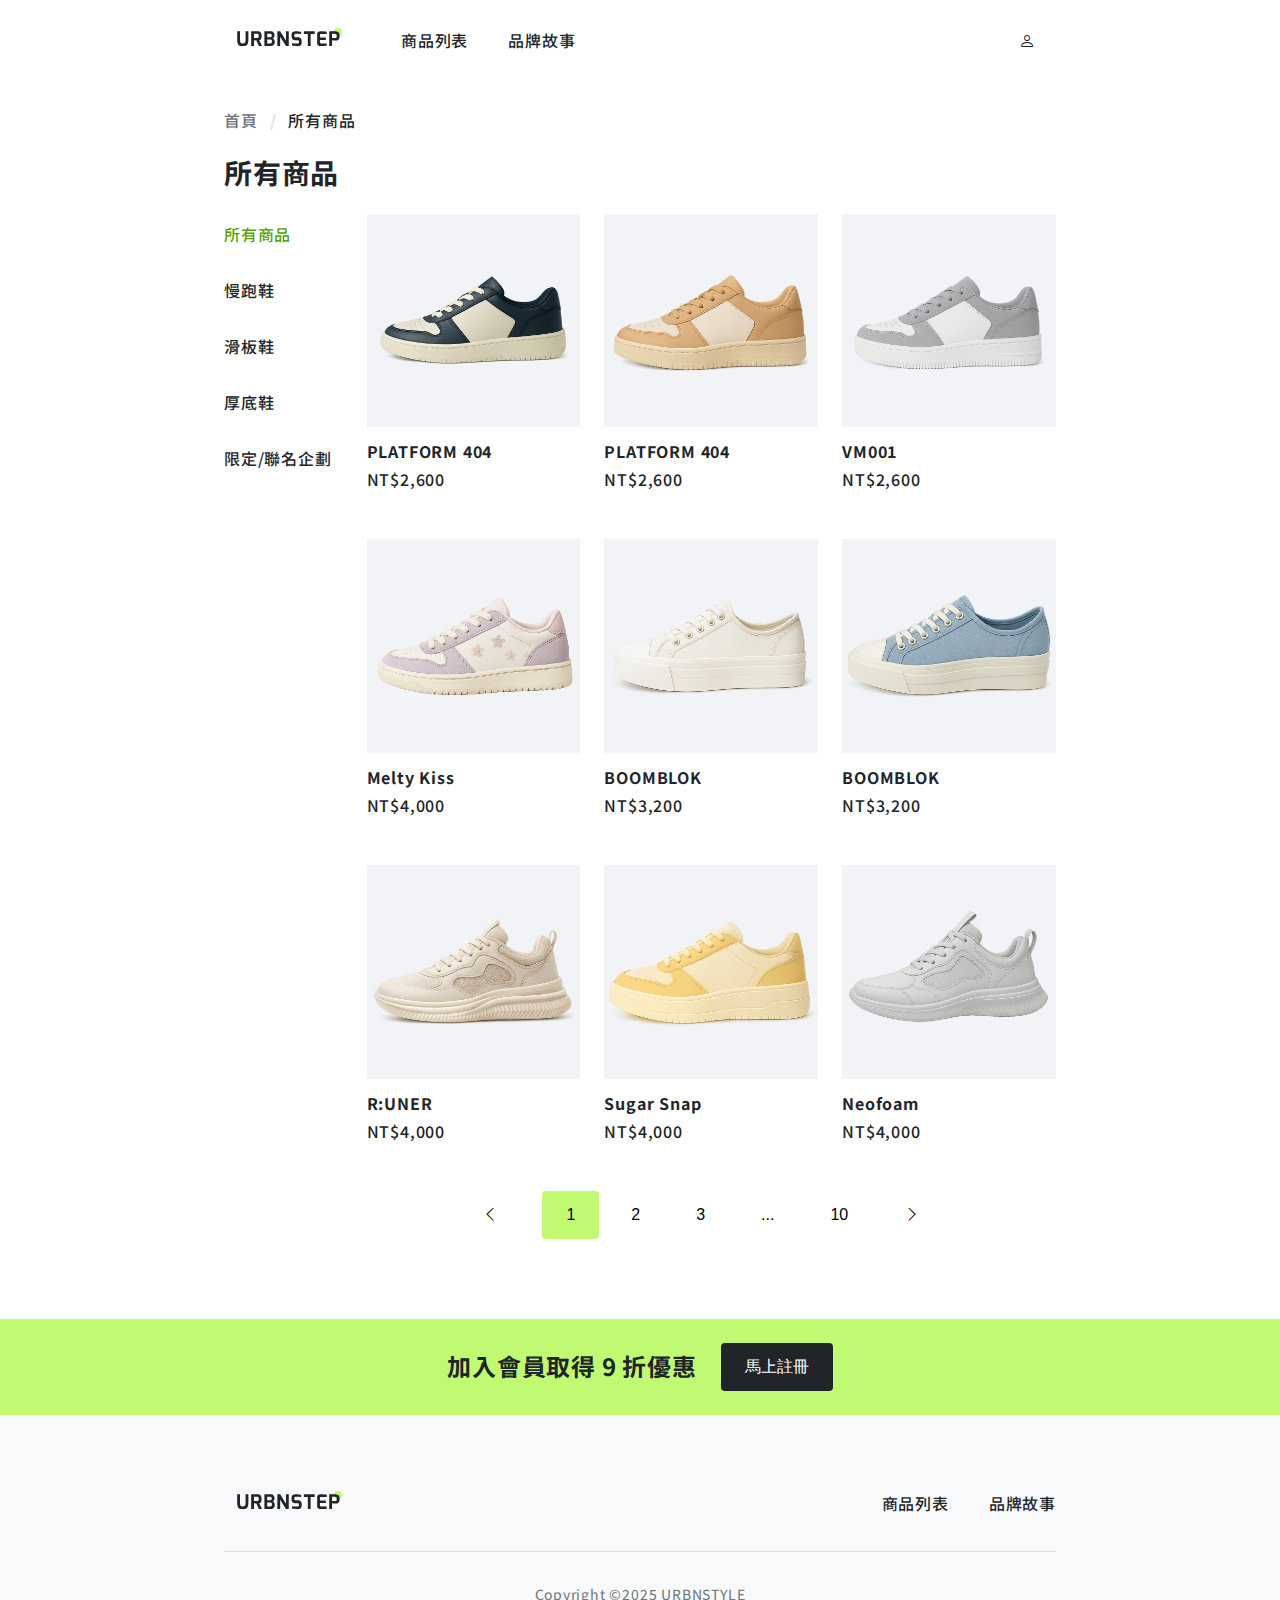
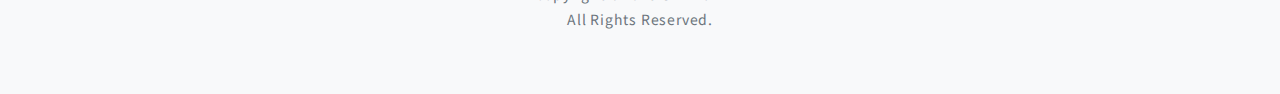
<file: index.html>
<!DOCTYPE html>
<html lang="en">
<head>
    <meta charset="UTF-8">
    <meta name="viewport" content="width=device-width, initial-scale=1.0">
    <link rel="stylesheet" href="https://cdn.jsdelivr.net/npm/bootstrap-icons@1.13.1/font/
bootstrap-icons.min.css">
    <link rel="stylesheet" href="CSS/all.css">
    <link rel="stylesheet" href="CSS/products.css">
    <title>URBNSTEP</title>
</head>
<body>


<nav class="container py-16 d-flex align-center justify-between">
    <ul class="d-flex align-center">
            <li class="me-48">
                <a href="index.html">
            <img class="img" src="img/logo.svg" alt="logo"></a></li>
            <li class="me-40">
                <a href="index.html" class="py-12">商品列表</a>
            </li>
            <li>
                <a href="story.html" class="py-12">品牌故事</a>
            </li>
    </ul>
<a href="#" class="p-12"><i class="bi bi-person"></i></a>

</nav>

<main class="container py-32 mb-48">
    <!--breadcrumb-->
    <nav class="mb-24">
    <ol class="d-flex">
        <li class="breadcrumb-item" ><a href="index.html" class="breadcrumb-link">首頁</a></li>
        <li class="breadcrumb-item">所有商品</li> 
    </ol>
    </nav>
    <h1 class="h3 mb-24">所有商品</h1>
    <div class="row">
        <div class="col-2">
            <nav>
<!--category-->
<ul class="category">
    <li class="mb-16"><a href="#" class="py-8 active">所有商品</a></li>
    <li class="mb-16"><a href="#" class="py-8">慢跑鞋</a></li>
    <li class="mb-16"><a href="#" class="py-8">滑板鞋</a></li>
    <li class="mb-16"><a href="#" class="py-8">厚底鞋</a></li>
    <li class="mb-16"><a href="#" class="py-8">限定/聯名企劃</a></li>
    
</ul>
            </nav>
        </div>
        <div class="col-10"> 
       <!--col-10問題!!-->     
<div class="row">
    <div class="col-4">
        <div class="mb-48">
            <a href="product.html">
                <img class="img mb-12" src="img/product.png" width="342.67px" alt="product1">
                <h2 class="h6 mb-4">PLATFORM 404</h2>
                <p>NT$2,600</p>
            </a>
        </div>
       </div>
    <div class="col-4">
        <div class="mb-48">
            <a href="product.html">
                <img class="img mb-12" src="img/product-1.png" width="342.67px" alt="product1">
                <h2 class="h6 mb-4">PLATFORM 404</h2>
                <p>NT$2,600</p>
            </a>
        </div>
       </div>
    <div class="col-4">
        <div class="mb-48">
            <a href="product.html">
                <img class="img mb-12" src="img/product-2.png" width="342.67px" alt="product1">
                <h2 class="h6 mb-4">VM001</h2>
                <p>NT$2,600</p>
            </a>
        </div>
       </div>
           <div class="col-4">
        <div class="mb-48">
            <a href="product.html">
                <img class="img mb-12" src="img/product-3.png" width="342.67px" alt="product1">
                <h2 class="h6 mb-4">Melty Kiss</h2>
                <p>NT$4,000</p>
            </a>
        </div>
       </div>
           <div class="col-4">
        <div class="mb-48">
            <a href="product.html">
                <img class="img mb-12" src="img/product-4.png" width="342.67px" alt="product1">
                <h2 class="h6 mb-4">BOOMBLOK</h2>
                <p>NT$3,200</p>
            </a>
        </div>
       </div>
           <div class="col-4">
        <div class="mb-48">
            <a href="product.html">
                <img class="img mb-12" src="img/product-5.png" width="342.67px" alt="product1">
                <h2 class="h6 mb-4">BOOMBLOK</h2>
                <p>NT$3,200</p>
            </a>
        </div>
       </div>
           <div class="col-4">
        <div class="mb-48">
            <a href="product.html">
                <img class="img mb-12" src="img/product-6.png" width="342.67px" alt="product1">
                <h2 class="h6 mb-4">R:UNER</h2>
                <p>NT$4,000</p>
            </a>
        </div>
       </div>
           <div class="col-4">
        <div class="mb-48">
            <a href="product.html">
                <img class="img mb-12" src="img/product-7.png" width="342.67px" alt="product1">
                <h2 class="h6 mb-4">Sugar Snap</h2>
                <p>NT$4,000</p>
            </a>
        </div>
       </div>
           <div class="col-4">
        <div class="mb-48">
            <a href="product.html">
                <img class="img mb-12" src="img/product-8.png" width="342.67px" alt="product1">
                <h2 class="h6 mb-4">Neofoam</h2>
                <p>NT$4,000</p>
            </a>
        </div>
       </div>
</div>

<!--pagination-->
<ul class="d-flex justify-center align-center">
    <li class="me-12 page-item"><button type="button disable" class="btn"><i class="bi bi-chevron-left"></i></button>
    </li>
<li class="me-8 page-item "><button type="button" class="btn active">1</button>
    </li>
<li class="me-8 page-item"><button type="button" class="btn">2</button>
    </li>
<li class="me-8 page-item"><button type="button" class="btn">3</button>
    </li>
<li class="me-8 page-item"><button type="button" class="btn">...</button>
    </li>
<li class="me-8 page-item"><button type="button" class="btn">10</button>
    </li>
<li class="me-12 page-item"><button type="button" class="btn"><i class="bi bi-chevron-right"></i></button>
    </li>

</ul>
</main>


<div class="bg-primary-200 py-24 d-flex justify-center align-center">
    <p class="h4 me-24">加入會員取得 9 折優惠</p><button type="button" class="btn btn-dark">馬上註冊</button>
</div>


<div class="footer-bg">
<footer class="container">
    <nav class="d-flex align-center justify-between pb-24 pt-64 border-b">
        <a href="#"><img src="img/logo.svg" alt="LOGO" class="img"></a>    
        <ul class="d-flex align-center justify-between" >
             <li><a href="#" class="py-12 me-40">商品列表</a></li>
            <li><a href="story.html" class="py-12">品牌故事</a></li>
                    </ul>
    </nav>
    <div class="copyright pb-64 pt-32">
        <div class="justify-center">
        <p class="mb-4">Copyright ©2025 URBNSTYLE</p>
        <p>All Rights Reserved.</p>
            </div>
    </div>

</footer>
</div>




</body>
</html>
</file>
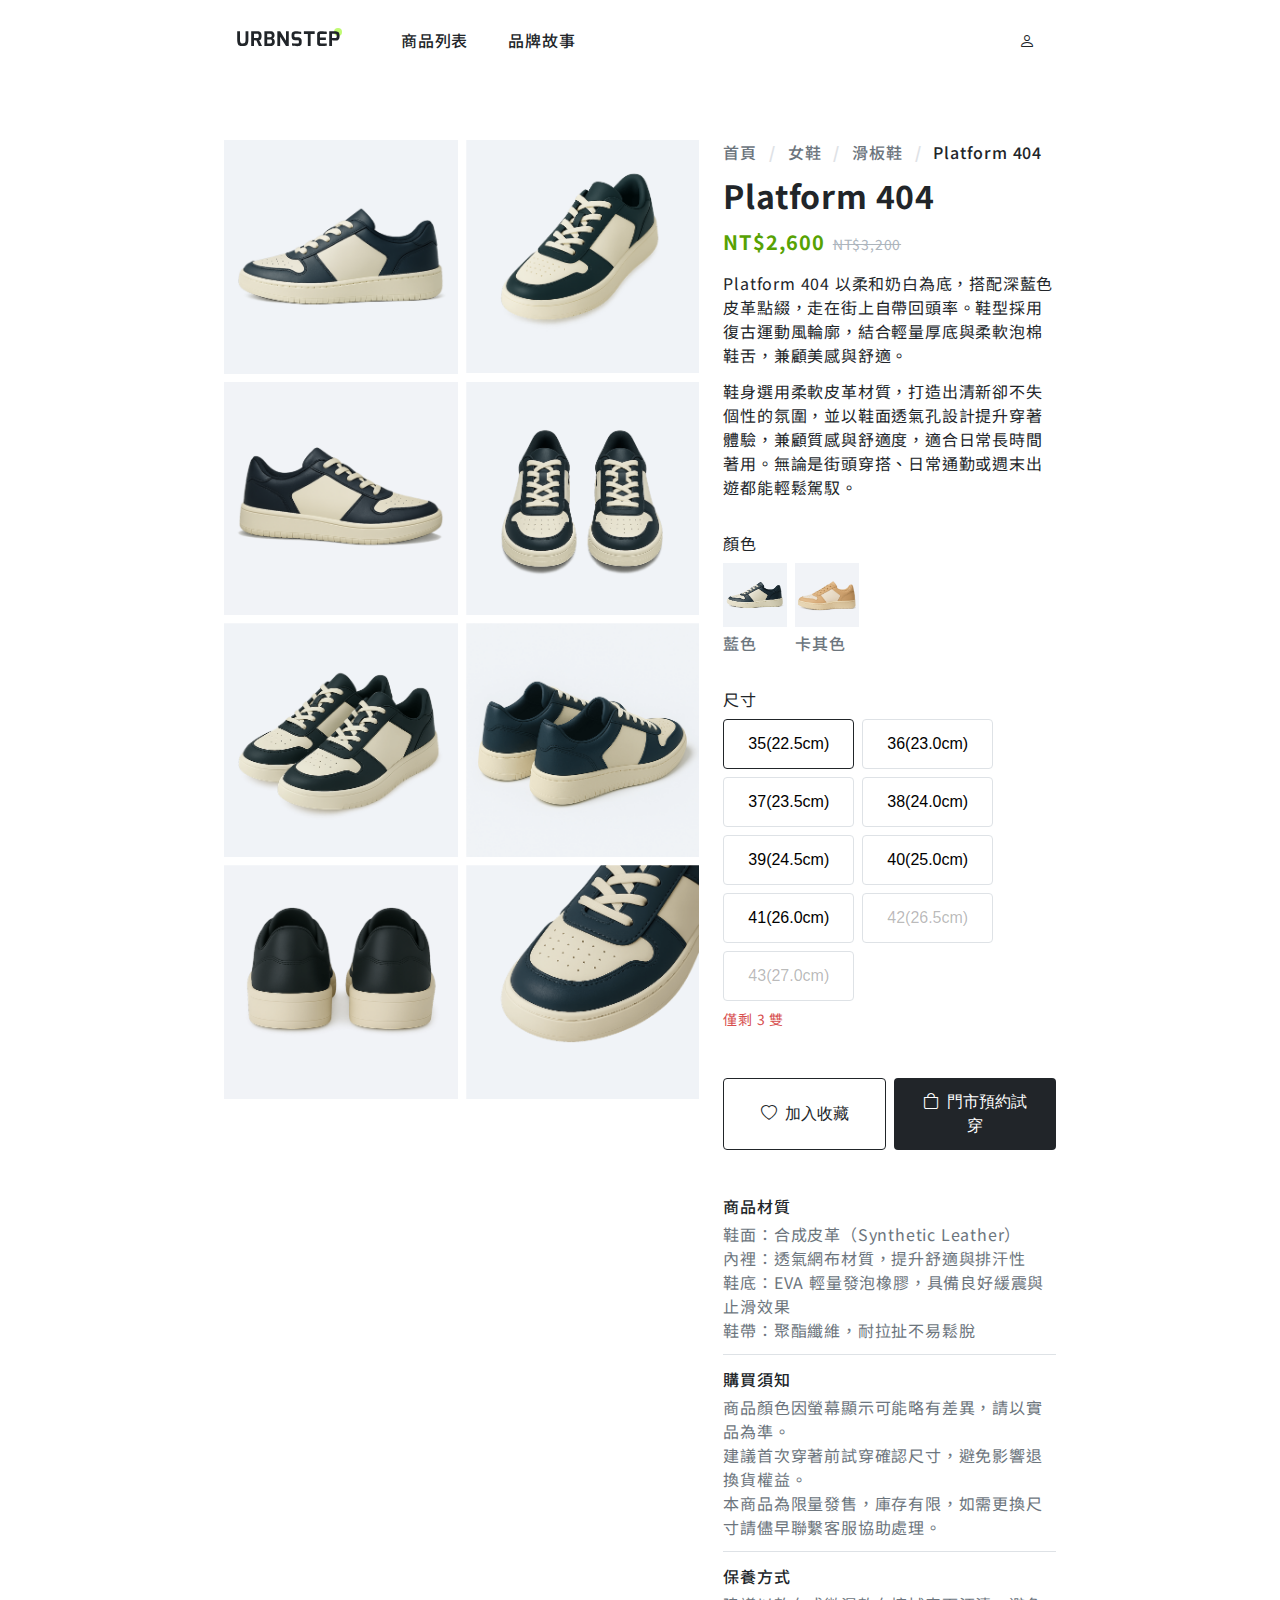
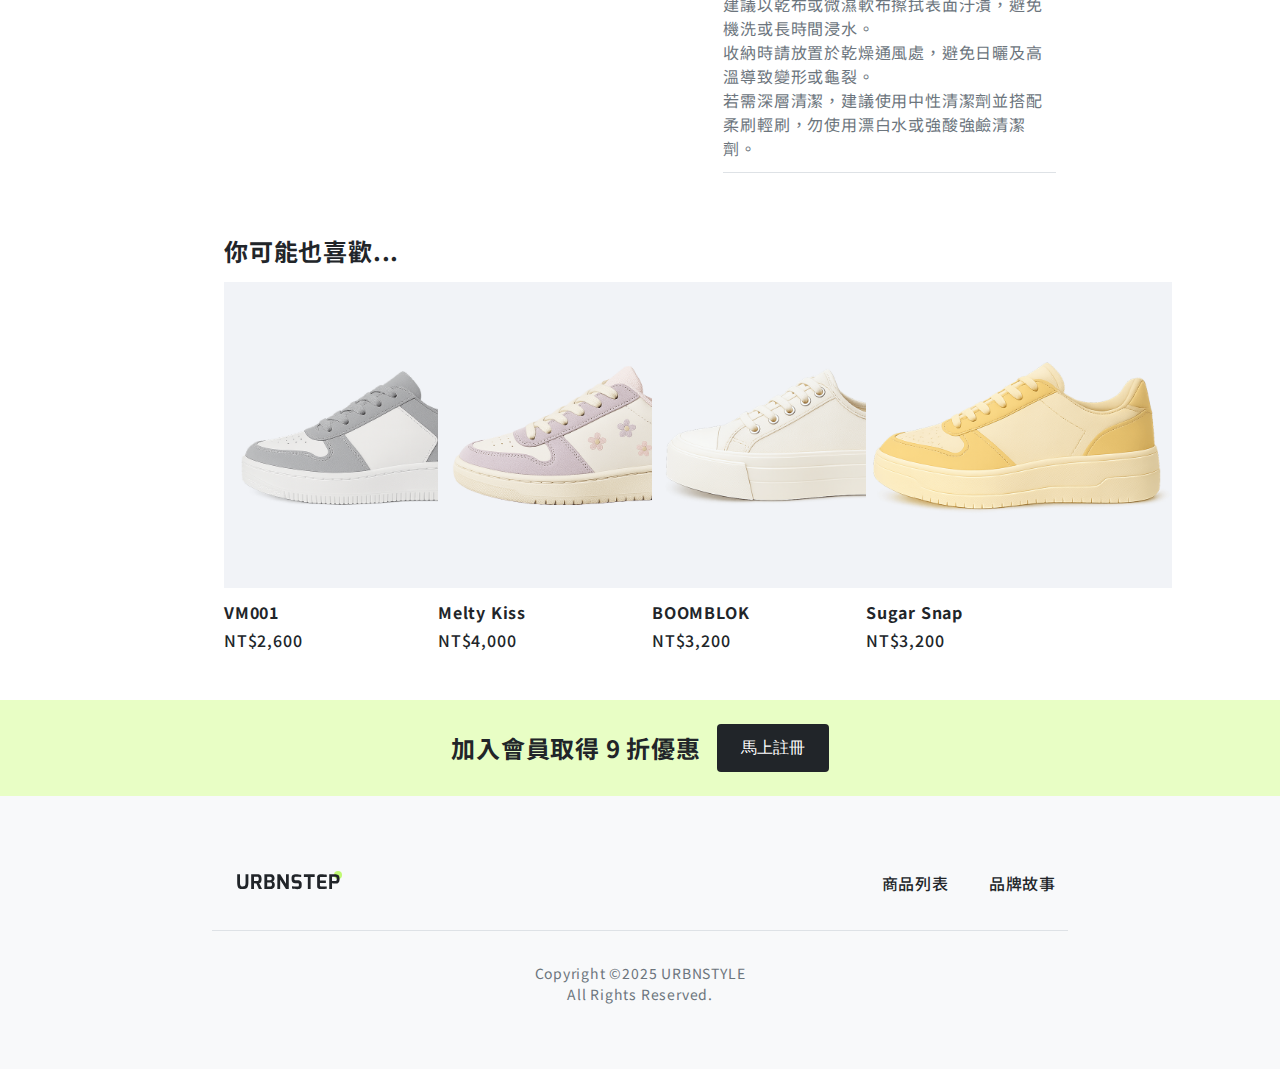
<file: product.html>
<!DOCTYPE html>
<html lang="en">
<head>
    <meta charset="UTF-8">
    <meta name="viewport" content="width=device-width, initial-scale=1.0">
    <link rel="stylesheet" href="https://cdn.jsdelivr.net/npm/bootstrap-icons@1.13.1/font/
bootstrap-icons.min.css">
    <link rel="stylesheet" href="CSS/all.css">
    <link rel="stylesheet" href="CSS/product.css">

    <title>product</title>
</head>
<body>
<nav class="container py-16 d-flex align-center justify-between">
    <ul class="d-flex align-center">
            <li class="me-48">
                <a href="products.html">
            <img class="img" src="img/logo.svg" alt="logo"></a></li>
            <li class="me-40">
                <a href="products.html" class="py-12">商品列表</a>
            </li>
            <li>
                <a href="story.html" class="py-12">品牌故事</a>
            </li>
    </ul>
<a href="#" class="p-12"><i class="bi bi-person"></i></a>

</nav>
<main>
<div class="container">
    <div class="row py-64">
        <!---product-->
        <div class="col-7">
            <div class="product-row">
                <div class="product-col mb-8 ">
                    <img src="img/image.png" alt="商品圖片1" width="369px" class="img">
            
                </div>
            <div class="product-col mb-8 ">
                    <img src="img/image-1.png" alt="商品圖片1" width="369px" class="img">
                </div>
                <div class="product-col mb-8 ">
                    <img src="img/image-2.png" alt="商品圖片1" width="369px" class="img">
                </div>
                <div class="product-col mb-8 ">
                    <img src="img/image-3.png" alt="商品圖片1" width="369px" class="img">
                </div>
                <div class="product-col mb-8 ">
                    <img src="img/image-4.png" alt="商品圖片1" width="369px" class="img">
                </div>
                <div class="product-col mb-8 ">
                    <img src="img/image-5.png" alt="商品圖片1" width="369px" class="img">
                </div>
                 <div class="product-col">
                    <img src="img/image-6.png" alt="商品圖片1" width="369px" class="img">
                </div>
                 <div class="product-col">
                    <img src="img/image-7.png" alt="商品圖片1" width="369px" class="img">
                </div>
    </div>
</div>
    <!---text-->
        <div class="col-5">
<nav class="mb-12">
        <ol class="d-flex">
        <li class="breadcrumb-item" ><a href="products.html" class="breadcrumb-link">首頁</a></li>
        <li class="breadcrumb-item" ><a href="products.html" class="breadcrumb-link">女鞋</a></li>
        <li class="breadcrumb-item" ><a href="products.html" class="breadcrumb-link">滑板鞋</a></li>

        <li class="breadcrumb-item">Platform 404</li> 
    </ol>
    </nav>
    <div>
<h1 class="h2 mb-16">
    Platform 404
</h1>
<div class="mb-32">
<p class="h5 text-primary-400 mb-16">NT$2,600<del class="del-price">NT$3,200</del></p> 
<p class="mb-12">Platform 404 以柔和奶白為底，搭配深藍色皮革點綴，走在街上自帶回頭率。鞋型採用復古運動風輪廓，結合輕量厚底與柔軟泡棉鞋舌，兼顧美感與舒適。</p>
<p>鞋身選用柔軟皮革材質，打造出清新卻不失個性的氛圍，並以鞋面透氣孔設計提升穿著體驗，兼顧質感與舒適度，適合日常長時間著用。無論是街頭穿搭、日常通勤或週末出遊都能輕鬆駕馭。</p>
</div>
<!---product color-->
<h3 class="mb-8">顏色</h3>
<div class="d-flex product-color mb-32">
    <div>
    <img src="img/image.png" alt="blue" width="64" class="mb-4 me-8">
    <p>藍色</p>
</div>
 <div>
    <img src="img/product-1.png" alt="blue" width="64" class="mb-4">
    <p>卡其色</p>
</div>
</div>

<div class="mb-48">
<h3 class="mb-8">尺寸</h3>
<div class="d-flex flex-wrap gap-8 mb-8">
<button type="button" class="btn btn-product-size1 active">35(22.5cm)</button>
<button type="button" class="btn btn-product-size1">36(23.0cm)</button>
<button type="button" class="btn btn-product-size1">37(23.5cm)</button>
<button type="button" class="btn btn-product-size1">38(24.0cm)</button>
<button type="button" class="btn btn-product-size1">39(24.5cm)</button>
<button type="button" class="btn btn-product-size1" >40(25.0cm)</button>
<button type="button" class="btn btn-product-size1">41(26.0cm)</button>
<button type="button" class="btn btn-product-size1" disabled>42(26.5cm)</button>
<button type="button" class="btn btn-product-size1" disabled>43(27.0cm)</button>
</div>
<p class="text-sm text-danger">僅剩 3 雙</p>
</div>
<!--產品須知-->
</div>
<div class="production-action mb-32">
    <button type="button" class="btn btn-light"><i class="bi bi-heart"></i>加入收藏</button>
    <button type="button" class="btn btn-dark"><i class="bi bi-bag"></i>門市預約試穿</button>

</div>
<ul>
    <li class="py-12 product-info-item">
        <h4 class="mb-4 product-info-title">
            商品材質
        </h4>
        <p>鞋面：合成皮革（Synthetic Leather）</p>
        <P>內裡：透氣網布材質，提升舒適與排汗性</P>
        <P>鞋底：EVA 輕量發泡橡膠，具備良好緩震與止滑效果</P>
        <P>鞋帶：聚酯纖維，耐拉扯不易鬆脫</P>
    </li>
    
    <li class="py-12 product-info-item">
        <h4 class="mb-4 product-info-title">
            購買須知
        </h4>
        <p>商品顏色因螢幕顯示可能略有差異，請以實品為準。</p>
        <P>建議首次穿著前試穿確認尺寸，避免影響退換貨權益。</P>
        <P>本商品為限量發售，庫存有限，如需更換尺寸請儘早聯繫客服協助處理。</P>
    </li>
    
    <li class="py-12 product-info-item">
        <h4 class="mb-4 product-info-title">
            保養方式
        </h4>
        <p>建議以乾布或微濕軟布擦拭表面汙漬，避免機洗或長時間浸水。</p>
        <P>收納時請放置於乾燥通風處，避免日曬及高溫導致變形或龜裂。</P>
        <P>若需深層清潔，建議使用中性清潔劑並搭配柔刷輕刷，勿使用漂白水或強酸強鹼清潔劑。</P>
    </li>
</ul>
<!--你可能喜歡...-->


</main>


<div class="container py-48 mb-48">
    <h2 class="h4 mb-16 btw">你可能也喜歡...</h2>
    <div class="row d-flex btw-row mb-40">
        <div class="col-3 gap-24">
    <a href="index.html"><img src="img/product-2.png" alt="product-2" width="306px" class="mb-12"><h4 class="h6 mb-4">VM001</h4><p>NT$2,600</p></a>
</div>
        <div class="col-3 gap-24">
    <a href="index.html"><img src="img/product-3.png" alt="product-2" width="306px" class="mb-12"><h4 class="h6 mb-4">Melty Kiss</h4><p>NT$4,000</p></a>
</div>
        <div class="col-3 gap-24">
    <a href="index.html"><img src="img/product-4.png" alt="product-2" width="306px" class="mb-12"><h4 class="h6 mb-4">BOOMBLOK</h4><p>NT$3,200</p></a>
</div>
        <div class="col-3 gap-24">
    <a href="index.html"><img src="img/product-7.png" alt="product-2" width="306px" class="mb-12"><h4 class="h6 mb-4">Sugar Snap</h4><p>NT$3,200</p></a>
</div>
</div>
</div>
<div class="BG-G">
<div class="container align-center justify-center">
    <div class="discount9 py-40 ">
    <h4>加入會員取得 9 折優惠</h4>
    <button type="button" class="btn btn-dark">馬上註冊</button>
</div>
</div>
</div>

<div class="footer-bg">
<nav class="pt-64">
  <div class="container d-flex justify-between align-center pb-24 border-b">
    <a href="products.html"><img src="img/logo.svg" alt="LOGO"></a>
    <ol class="d-flex align-center">
      <li class="me-40 "><a href="products.html">商品列表</a></li>
      <li><a href="story.html">品牌故事</a></li>
    </ol>
    </div>

</nav>
<footer class="copyright pb-64 pt-32 "> 
<p>Copyright ©2025 URBNSTYLE</p>
<p>All Rights Reserved.</p>
</footer>

</div>
</div>
</body>
</html>
</file>
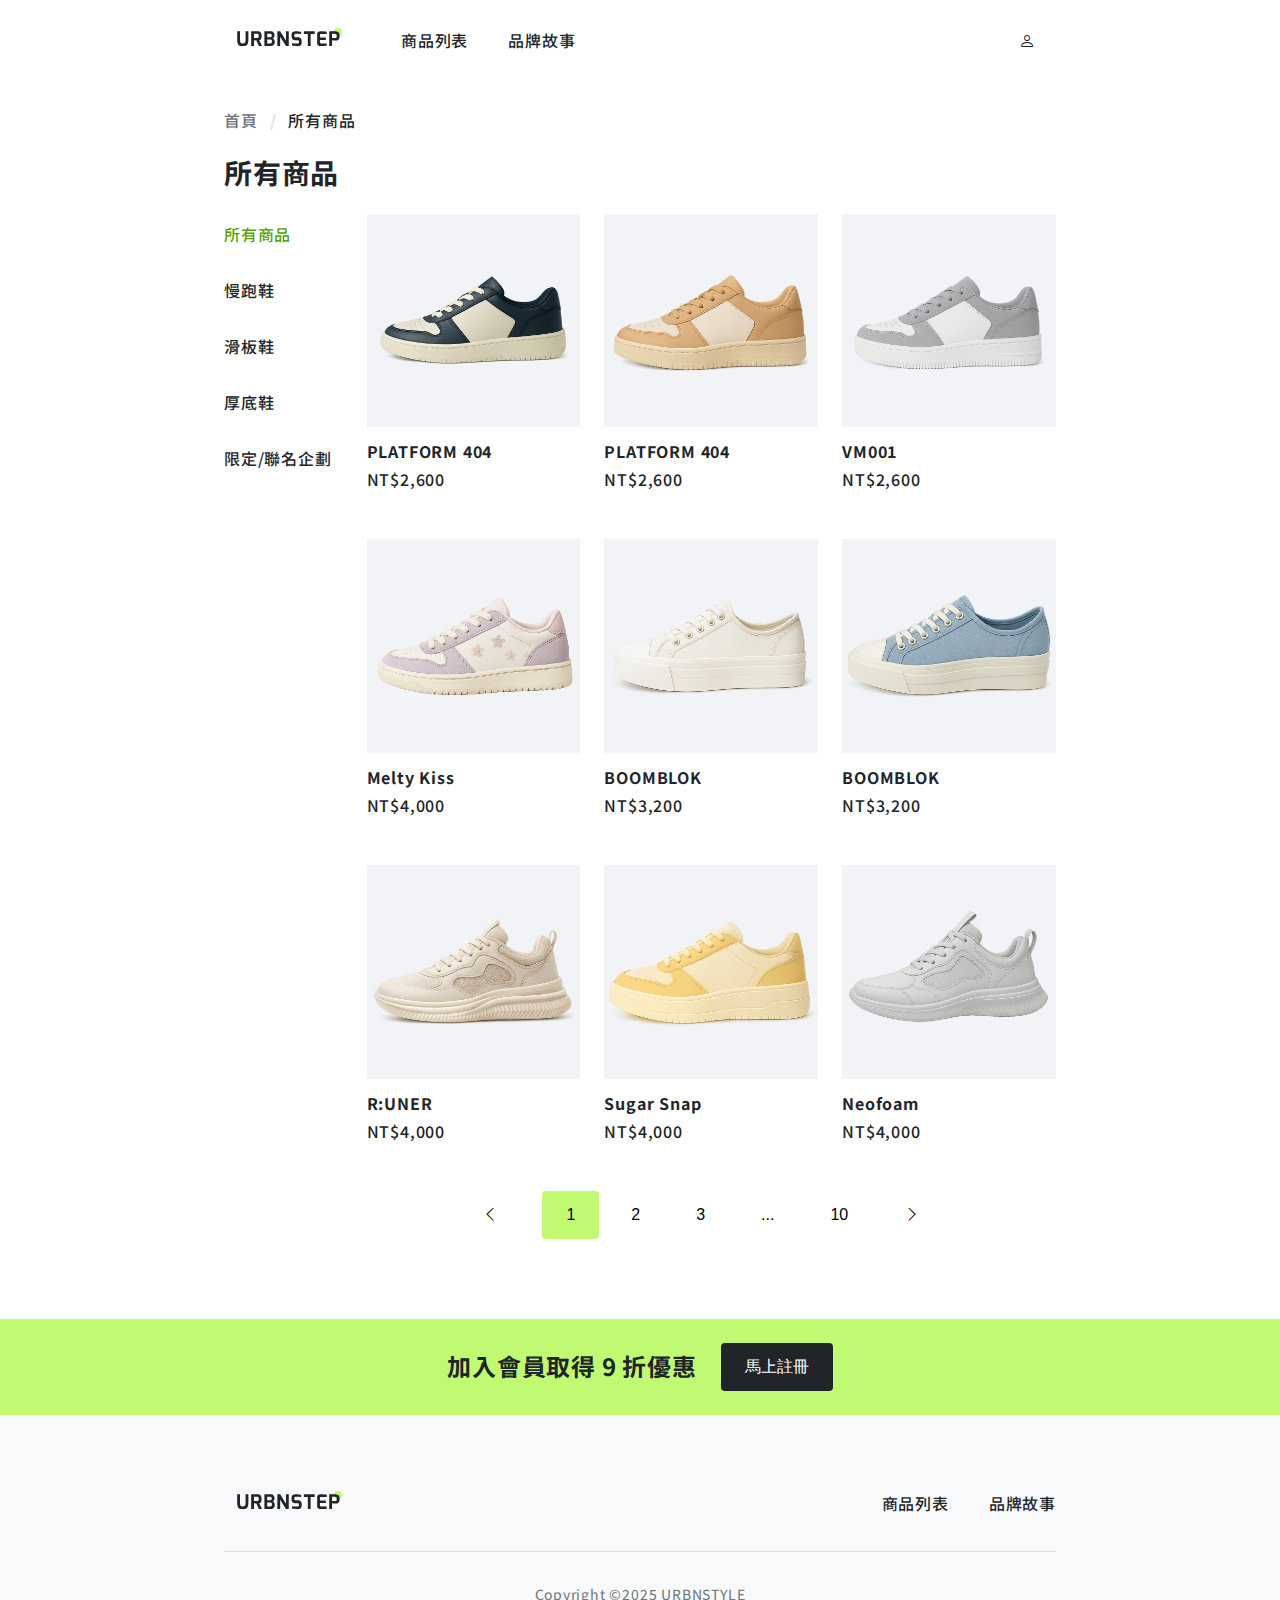
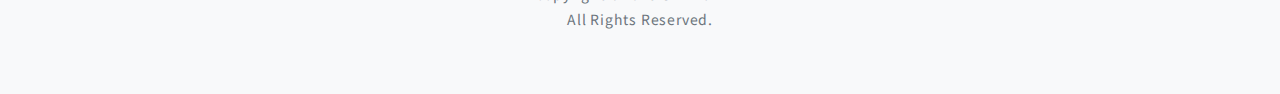
<file: products.html>
<!DOCTYPE html>
<html lang="en">
<head>
    <meta charset="UTF-8">
    <meta name="viewport" content="width=device-width, initial-scale=1.0">
    <link rel="stylesheet" href="https://cdn.jsdelivr.net/npm/bootstrap-icons@1.13.1/font/
bootstrap-icons.min.css">
    <link rel="stylesheet" href="CSS/all.css">
    <link rel="stylesheet" href="CSS/products.css">
    <title>URBNSTEP</title>
</head>
<body>


<nav class="container py-16 py-sm-12 d-flex align-center justify-between">
    <ul class="d-flex align-center">
            <li class="me-48">
                <a href="products.html">
            <img class="img" src="img/logo.svg" alt="logo"></a></li>
            <li class="me-40 d-sm-none">
                <a href="products.html" class="py-12">商品列表</a>
            </li>
            <li class="d-sm-none">
                <a href="story.html" class="py-12">品牌故事</a>
            </li>
    </ul>
<a href="#" class="p-12"><i class="bi bi-person"></i></a>

</nav>

<main class="container py-32 mb-48">
    <!--breadcrumb-->
    <nav class="mb-24">
    <ol class="d-flex">
        <li class="breadcrumb-item" ><a href="products.html" class="breadcrumb-link">首頁</a></li>
        <li class="breadcrumb-item">所有商品</li> 
    </ol>
    </nav>
    <h1 class="h3 mb-24">所有商品</h1>
    <div class="row">
        <div class="col-2">
            <nav>
<!--category-->
<ul class="category">
    <li class="mb-16"><a href="#" class="py-8 active">所有商品</a></li>
    <li class="mb-16"><a href="#" class="py-8">慢跑鞋</a></li>
    <li class="mb-16"><a href="#" class="py-8">滑板鞋</a></li>
    <li class="mb-16"><a href="#" class="py-8">厚底鞋</a></li>
    <li class="mb-16"><a href="#" class="py-8">限定/聯名企劃</a></li>
    
</ul>
            </nav>
        </div>
        <div class="col-10"> 
       <!--col-10問題!!-->     
<div class="row">
    <div class="col-4">
        <div class="mb-48">
            <a href="product.html">
                <img class="img mb-12" src="img/product.png" width="342.67px" alt="product1">
                <h2 class="h6 mb-4">PLATFORM 404</h2>
                <p>NT$2,600</p>
            </a>
        </div>
       </div>
    <div class="col-4">
        <div class="mb-48">
            <a href="product.html">
                <img class="img mb-12" src="img/product-1.png" width="342.67px" alt="product1">
                <h2 class="h6 mb-4">PLATFORM 404</h2>
                <p>NT$2,600</p>
            </a>
        </div>
       </div>
    <div class="col-4">
        <div class="mb-48">
            <a href="product.html">
                <img class="img mb-12" src="img/product-2.png" width="342.67px" alt="product1">
                <h2 class="h6 mb-4">VM001</h2>
                <p>NT$2,600</p>
            </a>
        </div>
       </div>
           <div class="col-4">
        <div class="mb-48">
            <a href="product.html">
                <img class="img mb-12" src="img/product-3.png" width="342.67px" alt="product1">
                <h2 class="h6 mb-4">Melty Kiss</h2>
                <p>NT$4,000</p>
            </a>
        </div>
       </div>
           <div class="col-4">
        <div class="mb-48">
            <a href="product.html">
                <img class="img mb-12" src="img/product-4.png" width="342.67px" alt="product1">
                <h2 class="h6 mb-4">BOOMBLOK</h2>
                <p>NT$3,200</p>
            </a>
        </div>
       </div>
           <div class="col-4">
        <div class="mb-48">
            <a href="product.html">
                <img class="img mb-12" src="img/product-5.png" width="342.67px" alt="product1">
                <h2 class="h6 mb-4">BOOMBLOK</h2>
                <p>NT$3,200</p>
            </a>
        </div>
       </div>
           <div class="col-4">
        <div class="mb-48">
            <a href="product.html">
                <img class="img mb-12" src="img/product-6.png" width="342.67px" alt="product1">
                <h2 class="h6 mb-4">R:UNER</h2>
                <p>NT$4,000</p>
            </a>
        </div>
       </div>
           <div class="col-4">
        <div class="mb-48">
            <a href="product.html">
                <img class="img mb-12" src="img/product-7.png" width="342.67px" alt="product1">
                <h2 class="h6 mb-4">Sugar Snap</h2>
                <p>NT$4,000</p>
            </a>
        </div>
       </div>
           <div class="col-4">
        <div class="mb-48">
            <a href="product.html">
                <img class="img mb-12" src="img/product-8.png" width="342.67px" alt="product1">
                <h2 class="h6 mb-4">Neofoam</h2>
                <p>NT$4,000</p>
            </a>
        </div>
       </div>
</div>

<!--pagination-->
<ul class="d-flex justify-center align-center">
    <li class="me-12 page-item"><button type="button disable" class="btn"><i class="bi bi-chevron-left"></i></button>
    </li>
<li class="me-8 page-item "><button type="button" class="btn active">1</button>
    </li>
<li class="me-8 page-item"><button type="button" class="btn">2</button>
    </li>
<li class="me-8 page-item"><button type="button" class="btn">3</button>
    </li>
<li class="me-8 page-item"><button type="button" class="btn">...</button>
    </li>
<li class="me-8 page-item"><button type="button" class="btn">10</button>
    </li>
<li class="me-12 page-item"><button type="button" class="btn"><i class="bi bi-chevron-right"></i></button>
    </li>

</ul>
</main>


<div class="bg-primary-200 py-24 d-flex justify-center align-center">
    <p class="h4 me-24">加入會員取得 9 折優惠</p><button type="button" class="btn btn-dark">馬上註冊</button>
</div>


<div class="footer-bg">
<footer class="container">
    <nav class="d-flex align-center justify-between pb-24 pt-64 border-b">
        <a href="#"><img src="img/logo.svg" alt="LOGO" class="img"></a>    
        <ul class="d-flex align-center justify-between" >
             <li><a href="#" class="py-12 me-40">商品列表</a></li>
            <li><a href="story.html" class="py-12">品牌故事</a></li>
                    </ul>
    </nav>
    <div class="copyright pb-64 pt-32">
        <div class="justify-center">
        <p class="mb-4">Copyright ©2025 URBNSTYLE</p>
        <p>All Rights Reserved.</p>
            </div>
    </div>

</footer>
</div>




</body>
</html>
</file>
<file: CSS/all.css>
/*引入字體(外部資源放在最上)*/
@import url('https://fonts.googleapis.com/css2?family=Luckiest+Guy&family=Noto+Sans+TC:wght@100..900&family=Noto+Sans:ital,wght@0,100..900;1,100..900&display=swap');

/* http://meyerweb.com/eric/tools/css/reset/ 
   v2.0 | 20110126
   License: none (public domain)
*/

html, body, div, span, applet, object, iframe,
h1, h2, h3, h4, h5, h6, p, blockquote, pre,
a, abbr, acronym, address, big, cite, code,
del, dfn, em, img, ins, kbd, q, s, samp,
small, strike, strong, sub, sup, tt, var,
b, u, i, center,
dl, dt, dd, ol, ul, li,
fieldset, form, label, legend,
table, caption, tbody, tfoot, thead, tr, th, td,
article, aside, canvas, details, embed, 
figure, figcaption, footer, header, hgroup, 
menu, nav, output, ruby, section, summary,
time, mark, audio, video {
	margin: 0;
	padding: 0;
	border: 0;
	font-size: 100%;
	font: inherit;
	vertical-align: baseline;
}
/* HTML5 display-role reset for older browsers */
article, aside, details, figcaption, figure, 
footer, header, hgroup, menu, nav, section {
	display: block;
}

ol, ul {
	list-style: none;
}
blockquote, q {
	quotes: none;
}
blockquote:before, blockquote:after,
q:before, q:after {
	content: '';
	content: none;
}
table {
	border-collapse: collapse;
	border-spacing: 0;
}

body {
  font-family: 
  /* Cross-platform generic font family (default user interface font) */
  system-ui,
  
  /* Safari for macOS and iOS (San Francisco) */
  -apple-system,
  /* Chrome for macOS and iOS */
  BlinkMacSystemFont,
  
  /* Windows */
  "Segoe UI",
  "Microsoft JhengHei",
  
  /* Android */
  Roboto,
  
  /* older macOS and iOS */
  "Helvetica Neue",
  
  /* Linux */
  "Noto Sans",
  "Liberation Sans",
  
  /* Basic web fallback */
  Arial,
  /* Sans serif fallback */
  sans-serif,
  
  /* Emoji fonts */
  "Apple Color Emoji", "Segoe UI Emoji", "Segoe UI Symbol", "Noto Color Emoji";
}

/* HTML 標籤
container 容器運用
margin、padding*/
/*助教直播- 變數、FLEX*/




/* 標籤基本樣式 */
/* 標籤(讓CSS設定的寬度屬性等於元素在畫面顯示的寬度))*/

*, *::before, *::after {
	box-sizing: border-box;
}


body {
	  font-family: "Noto Sans TC", sans-serif;
    line-height: 1.5;
	  font-size: 16px;
	  letter-spacing: 0.05em;
	  color: var(--neutral-900)
}


/*顏色*/
:root{
	--primary-400: #57A203;
	--primary-300: #C0FA73;
	--primary-200: #C0FA73;
	--primary-100: #F5FEE7;
	--neutral-0: #ffffff;
	--neutral-100: #f8f9fa;
	--neutral-300: #dee2e6;	
	--neutral-500: #212529;
	--neutral-600: #6c757d;	
	--neutral-900: #212529;
}



/*通用樣式*//*1320不會貼齊在瀏覽器邊緣*/
.container {
	max-width: 856px;
	margin: 0 auto;
	padding-left: 12px;
	padding-right: 12px;
}

.d-flex{
    display: flex;

}

.d-tone{
	display: none;
}



.justify-between{
    justify-content: space-between;    
}


.justify-center{
    justify-content: center;    
}

.align-center{
    align-items: center;
}
    



/*設定清單裡包a連結字型樣式*/
a {
	color: var(--neutral-900);
	text-decoration: none;
	text-underline-offset: 4px;
	display: block;
	font-weight: 500;
	
}




.h1{
	font-size: 40px;
	line-height: 1.2;
	font-weight: 700;
}

.h2{
	font-size: 32px;
	line-height: 1.2;
	font-weight: 700;
}



.h3{
	font-size: 28px;
	line-height: 1.2;
	font-weight: 700;
}


.h4{
	font-size: 24px;
	line-height: 1.2;
	font-weight: 700;
}


.h5{
	font-size: 20px;
	line-height: 1.2;
	font-weight: 700;
}

.h6 {
	font-size: 16px;
	line-height: 1.5;
	font-weight: 700;
}


.text-sm {
	font-size: 21px;
	font-weight: 400;
}












/*文字顏色通用樣式*/
.text-primary-400{
	color: var(--primary-400);
}

.text-danger{
	font-size: 14px;
	color: #D74F4F;

}

.bg-primary-200{
	background-color: var(--primary-200);
}


/*通常是8的倍數*/
.py-64 {
	padding-top: 64px;
	padding-bottom: 64px;
}

.py-16{
	padding-top: 16px;
	padding-bottom: 12px;
}

.py-12{
	padding-top: 12px;
	padding-bottom: 12px;
}

.py-32{
	padding-top: 32px;
	padding-bottom: 32px;
}

.p-12{
	padding: 12px;
}

.py-8{
	padding-top: 8px;
	padding-bottom: 8px;
}

.pb-24{
	padding-bottom: 24px;
}

.pt-64{
	padding-top: 64px;
}

.pb-64{
	padding-bottom: 64px;
} 

.pt-32{
	padding-top: 32px;
}




@media(max-width: 576px){
	.px-sm-12 {
		padding-left: 12px;
		padding-right: 12px;

	}
	.py-sm-12 {
		padding-top: 12px;
		padding-bottom: 12px;
		
	}
	.py-sm-32 {
		padding-top: 12px;
		padding-bottom: 12px;
		
	}

}



/*12欄*/
.col-1{
	padding-left: 12px;
	padding-right: 12px;
	width: calc(100% / 12);
}


.col-2{
	padding-left: 12px;
	padding-right: 12px;
	width: calc(100% / 12 * 2);
}


.col-3{
	padding-left: 12px;
	padding-right: 12px;
	width: calc(100% / 12 * 3);
}


.col-4{
	padding-left: 12px;
	padding-right: 12px;
	width: calc(100% / 12 * 4);
}


.col-5{
	padding-left: 12px;
	padding-right: 12px;
	width: calc(100% / 12 * 5);
}


.col-6{
	padding-left: 12px;
	padding-right: 12px;
	width: calc(100% / 12 * 6);
}


.col-7{
	padding-left: 12px;
	padding-right: 12px;
	width: calc(100% / 12 * 7);
}


.col-8{
	padding-left: 12px;
	padding-right: 12px;
	width: calc(100% / 12 * 8);
}


.col-9{
	padding-left: 12px;
	padding-right: 12px;
	width: calc(100% / 12 * 9);
}


.col-10{
	padding-left: 12px;
	padding-right: 12px;
	width: calc(100% / 12 * 10);
}


.col-11{
	padding-left: 12px;
	padding-right: 12px;
	width: calc(100% / 12 * 11);
}


.col-12{
	padding-left: 12px;
	padding-right: 12px;
	width: calc(100% / 12 * 12);
}

@media (max-width: 767px) {
	.row {
		margin-left: -6px;
		margin-right: -6px;
	}
	.col-md-1 {
		padding-left: 6px;
		padding-right: 6px;
		width: calc(100% / 4);
	}
	.col-md-2 {
		padding-left: 6px;
		padding-right: 6px;
		width: calc(100% / 4*2);
	}
		.col-md-3 {
		padding-left: 6px;
		padding-right: 6px;
		width: calc(100% / 4*3);
	}
		.col-md-4 {
		padding-left: 6px;
		padding-right: 6px;
		width: 100%;
	}
}




@media (max-width: 576px) {
	.d-sm-block {
		display: block;
	}
	.d-sm-none {
		display: none;
	}

}



@media(max-width:767px){
	.h3-md{
		font-size: 28px;

	}
	.h4-md {
		font-size: 24px;
	}
	.h5-md {
		font-size: 20px;
	}
	.h6-md {
		font-size: 16px;
	}
}

@media(max-width: 576px){
	.h3-sm{
		font-size: 28px;
	}
	
	.h4-sm {
		font-size: 24px;
	}
	.h5-sm {
		font-size: 20px;
	}
	.h6-sm {
		font-size: 16px;
	}

}



/*左側邊目錄*/
.row{
	display: flex;
	flex-wrap: wrap;
	margin-right: -12px;
	margin-left: -12px;
}

.flex-wrap{
	flex-wrap: wrap;
}

.img{
	vertical-align: middle;
	max-width: 100%;
	height: auto;  /*避免圖片變形*/
	display: block;

}



.intro img {
	 width: 100%;
  max-width: 1076px;
  display: block;
  margin: 0 auto;
}

.mb-4{
	margin-bottom: 4px;
}

.mb-8{
	margin-bottom: 8px;
}


.mb-12{
	margin-bottom: 12px;
}


.mb-16{
	margin-bottom: 16px;
}

.mb-24{
	margin-bottom: 24px;
}

.mt-32{
	margin-top: 32px;
}

.mt-64{
	margin-top: 64px;
}
.mb-32{
	margin-bottom: 32px;
}

.mb-48{
	margin-bottom: 48px;
}

.mb-64{
	margin-bottom: 64px;
}

.mb-26{
	margin-bottom: 26px;
}

.me-8{
	margin-right: 8px;
}

.me-12{
	margin-right: 12px;
}

.me-24{
	margin-right: 24px;
}

.me-48{
	margin-right: 48px;
}

.me-40{
	margin-right: 40px;
}


@media(max-width: 767px) {
	.me-sm-0 {
		margin-right: 0;
	}
	.me-sm-12 {
		margin-right: 16px;
	}
	.mb-md-24 {
		margin-bottom: 24px;
	}
	.mb-md-32 {
		margin-bottom: 32px;
	}
}




@media(max-width: 576px){
	.me-sm-0 {
		margin-right: 0;
	}
	.me-sm-12 {
		margin-right: 16px;
	}
	.mb-sm-4 {
		margin-bottom: 4px;
	.mb-sm-8 {
		margin-bottom: 8px;
	}
	}
}





.py-335{
padding-top: 33.5px;
padding-bottom: 33.5px;
}

.py-24{
padding-top: 24px;
padding-bottom: 24px;
}



/**偽元素**/ /*元件*/ /*p0-12*/
.breadcrumb-item + .breadcrumb-item::before{
	content: '/';
	padding: 0 12px;
	color: var(--neutral-300);
	font-weight: 700;
}

.breadcrumb-item {
	display: flex;
	font-weight: 500;
}

.breadcrumb-link {
	color: var(--neutral-600);
}


@media(max-width:576px){
	.btn{
		padding: 8px 16px;
	}
}



/*按鈕的通用樣式 	border: none;*/
.btn{
	border-radius: 4px;
	padding:12px 24px;
	font-size: 16px;
	line-height: 1.5;
	font-weight: 500;
	cursor: pointer;
	background-color: transparent;
	border: none;
	display: inline-block;
}

.btn-light{
	padding:12px 24px;
	font-size: 16px;
	line-height: 1.5;
	font-weight: 500;
	border: 1px solid #212529;
	cursor: pointer;
	color: #212529;
}


.btn-dark{
	padding:12px 24px;
	font-size: 16px;
	line-height: 1.5;
	font-weight: 500;
	cursor: pointer;
	border: none;
	background-color: var(--neutral-900);
	color: #ffffff;
}

.production-action{
	display: flex;
	gap: 8px;
}

.production-action .btn{
	width: 50%;
}

.bi{
	padding-right: 8px;
}

.product-info-title{
	font-weight: 500;
}

.product-info-item p {
	color: #6C757D;
}

.product-info-item {	
	border-bottom: 1px solid #DEE2E6;
}

html, body {
  margin: 0;
  padding: 0;
  overflow-x: hidden;
}


.f-bg{

}


.f-bg2{
    background-color: var(--neutral-100);
}


.copyright{
	justify-content: center;
	align-items: center;
}
</file>
<file: CSS/products.css>
.category .active {
    color: var(--primary-400);
}


.page-items .active {
    background-color: #C0FA73;
    font-weight: 400;
}


.page-items .btn {
    padding: 8px 15px;
    border-radius: 0;
    font-weight: 500;
}

.copyright{
    color: #6C757D;
    text-align: center;
    font-weight: 400;
    font-size: 14px;
}


.align-end{
	align-items: flex-end;
}

.justify-center{
    justify-content: center;    
}

.border-b{
    border-bottom: solid 1px  #DEE2E6;
}


.footer-bg{
    background: #F8F9FA;
}

.btn.active{
    background-color: #C0FA73;
}
</file>
<file: CSS/product.css>
/*產品的圖片*/

.product-row {
display: flex;
flex-wrap: wrap;
margin-left: -4px;
margin-right: -4px;
}


.product-col {
    
    width: calc(100% / 12 * 6);
    padding-right: 4px;
    padding-left: 4px;
}


.del-price{
    font-size: 14px;
    line-height: 1.5;
    font-weight: normal;
    color: #ADB5BD;
    padding-left: 8px;
}

.product-color{
    line-height: 1.5;
    font-weight: 500;
    color: #6C757D;
    width: 160px;
}


.btn-product-size1.active,
.btn-product-size1:hover {
    border-radius: 4px;
    font-weight: Medium;
    border: 1px solid;
    border-color: #212529;

}


.btn-product-size1 {
    border-radius: 4px;
    font-weight: Medium;
    border: 1px solid;
    border-color: #DEE2E6;

}

.b-line{
    border-bottom: 1px solid;
    border-color: #DEE2E6;

}


.gap-8{
    gap: 8px;
}

.gap-24{
    gap: 24px;
}

.btw{
    font-weight: 700;
}

img{
    display: block;
}

.btw-row h4{
    
font-weight: 700;
}

.discount9{
    text-align: center;
    display: flex;
    justify-content: center;
    align-items: center;
    gap: 16px; /* 文字與按鈕之間的間距 */
    flex-wrap: wrap; 
    height: 96px;
}

.discount9 h4 {
    font-size: 24px;
    font-weight: 700;
}

.BG-G{
      background-color: #E8FEC5;
}

.justify-center{
    justify-content: center;    
}

.border-b{
    border-bottom: solid 1px  #DEE2E6;
}


.footer-bg{
    background: #F8F9FA;
}

.copyright{
    color: #6C757D;
    text-align: center;
    font-weight: 400;
    font-size: 14px;
}
</file>
